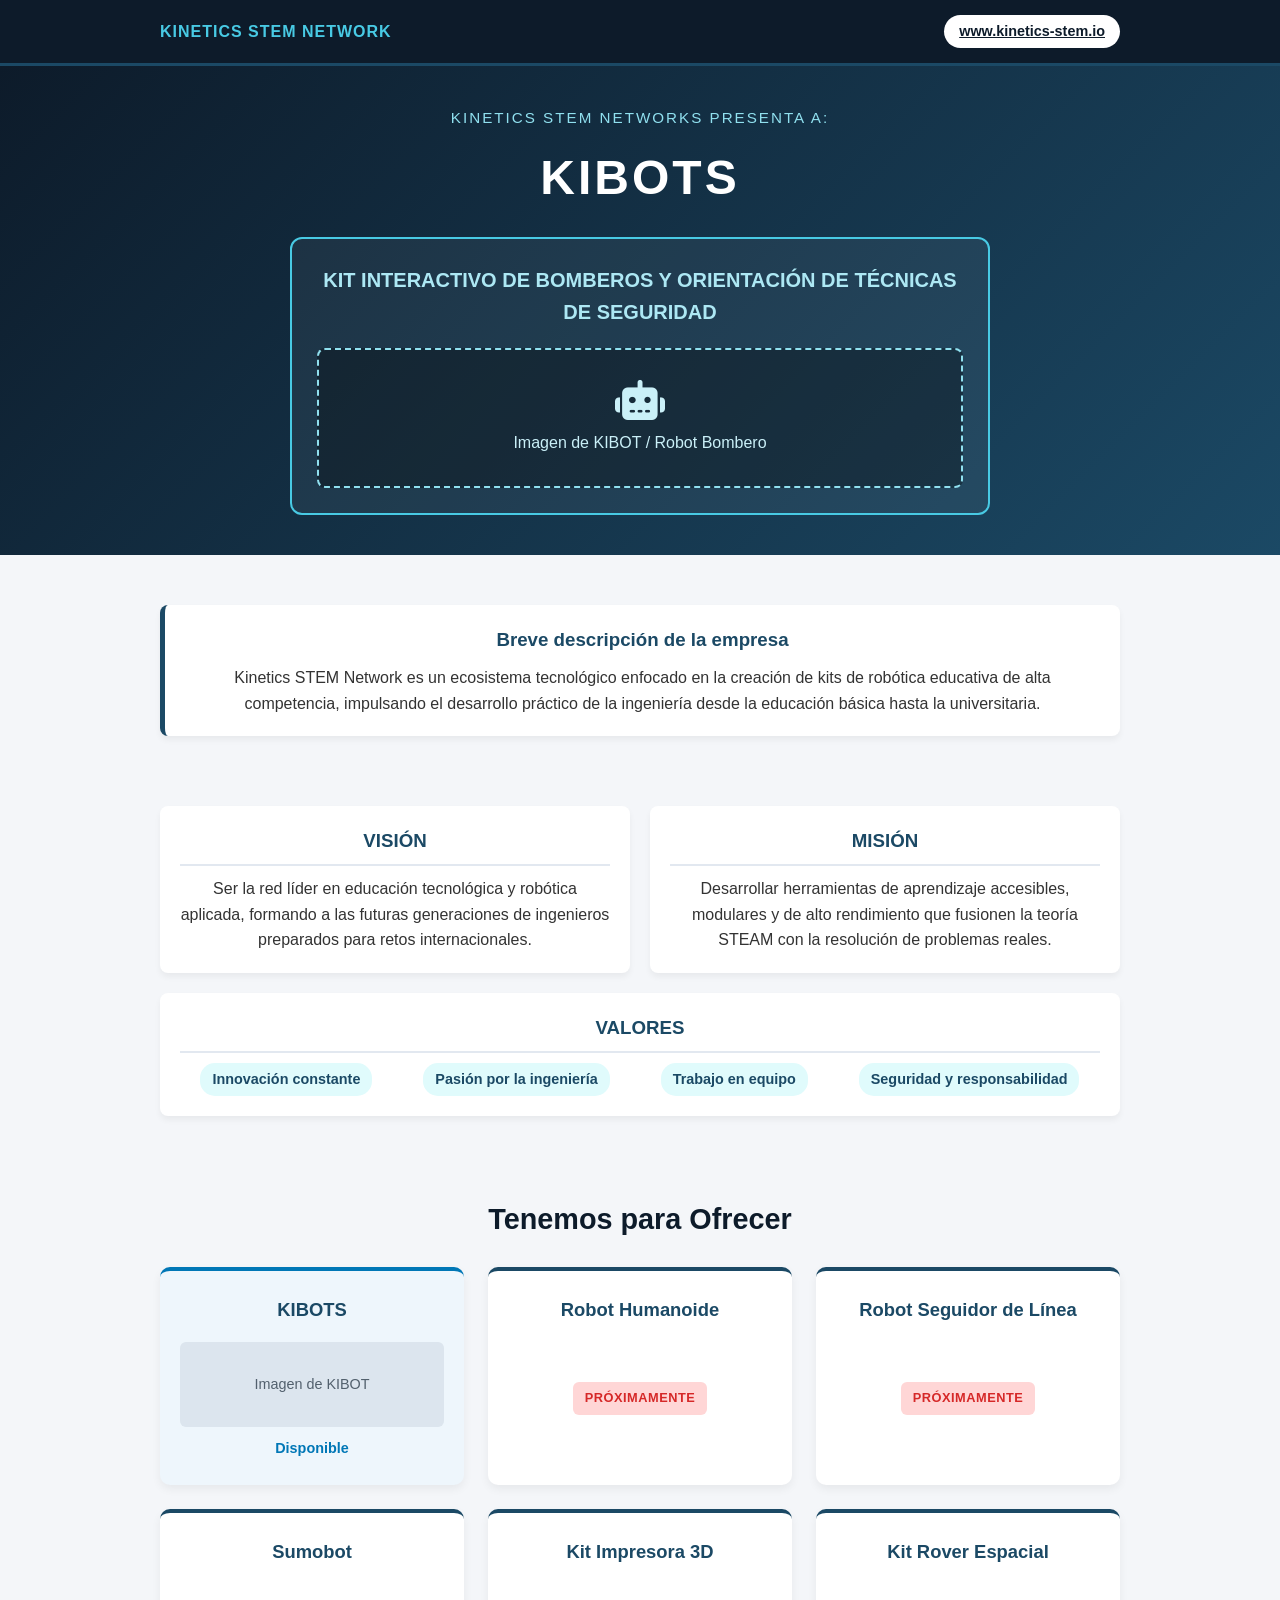
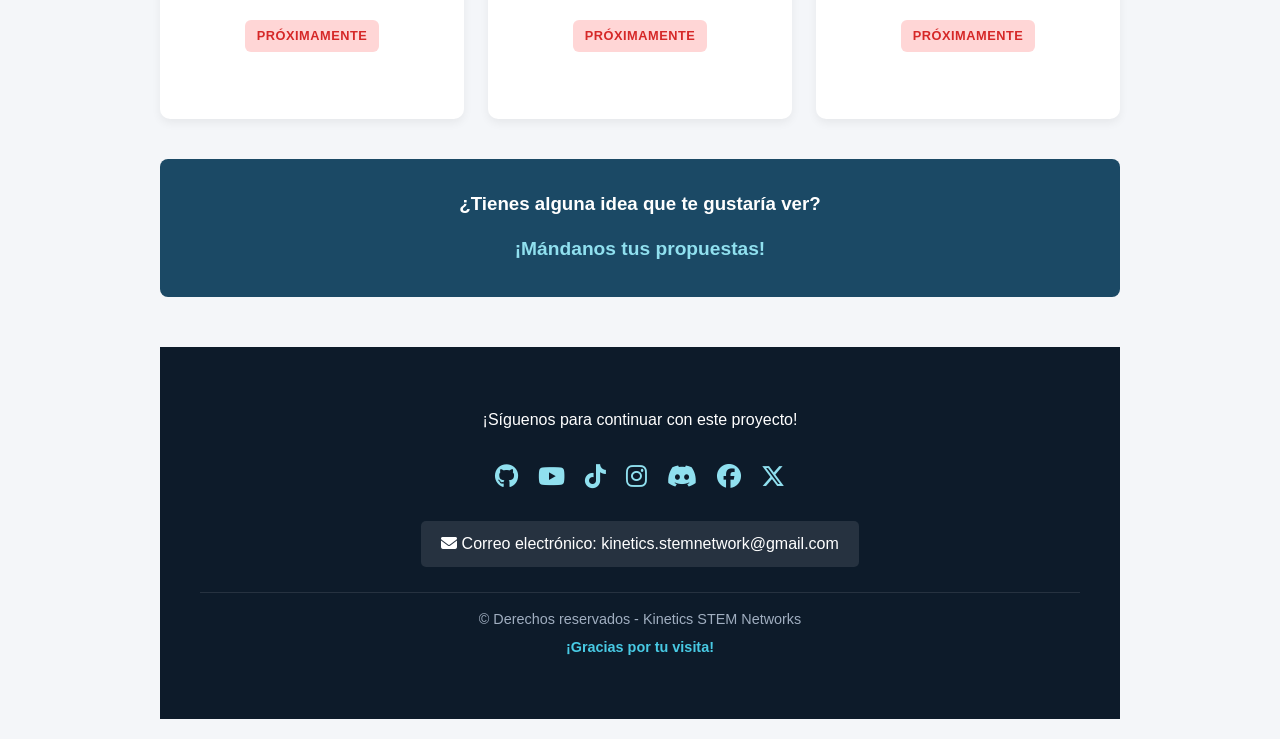
<file: index.html>
<!DOCTYPE html>
<html lang="es">
<head>
    <meta charset="UTF-8">
    <meta name="viewport" content="width=device-width, initial-scale=1.0">
    <title>Kinetics STEM Network - KIBOTS</title>
    <link rel="stylesheet" href="style.css">
    <!-- FontAwesome para iconos de redes sociales -->
    <link rel="stylesheet" href="https://cdnjs.cloudflare.com/ajax/libs/font-awesome/6.6.0/css/all.min.css">
</head>
<body>

    <!-- BARRA DE NAVEGACIÓN -->
    <nav class="navbar">
        <div class="nav-container">
            <div class="logo">KINETICS STEM NETWORK</div>
            <a href="https://kinetics-stem-network.github.io/" class="nav-url">www.kinetics-stem.io</a>
        </div>
    </nav>

<!-- ENCABEZADO PRINCIPAL -->
    <header class="hero">
        <p class="presenta">KINETICS STEM NETWORKS PRESENTA A:</p>
        <h1 class="main-title">KIBOTS</h1>
        <div class="hero-card">
            <h2>KIT INTERACTIVO DE BOMBEROS Y ORIENTACIÓN DE TÉCNICAS DE SEGURIDAD</h2>
            <div class="robot-placeholder">
                <i class="fa-solid fa-robot"></i>
                <span>Imagen de KIBOT / Robot Bombero</span>
            </div>
        </div>
    </header>

    <!-- SECCIÓN DE DESCRIPCIÓN DE LA EMPRESA -->
    <section class="container description-section">
        <div class="box-desc">
            <h3>Breve descripción de la empresa</h3>
            <p>Kinetics STEM Network es un ecosistema tecnológico enfocado en la creación de kits de robótica educativa de alta competencia, impulsando el desarrollo práctico de la ingeniería desde la educación básica hasta la universitaria.</p>
        </div>
    </section>

    <!-- SECCIÓN VISIÓN, MISIÓN Y VALORES -->
    <section class="container mission-vision">
        <div class="mv-grid">
            <div class="mv-box">
                <h3>VISIÓN</h3>
                <p>Ser la red líder en educación tecnológica y robótica aplicada, formando a las futuras generaciones de ingenieros preparados para retos internacionales.</p>
            </div>
            <div class="mv-box">
                <h3>MISIÓN</h3>
                <p>Desarrollar herramientas de aprendizaje accesibles, modulares y de alto rendimiento que fusionen la teoría STEAM con la resolución de problemas reales.</p>
            </div>
        </div>
        <div class="values-box">
            <h3>VALORES</h3>
            <ul>
                <li>Innovación constante</li>
                <li>Pasión por la ingeniería</li>
                <li>Trabajo en equipo</li>
                <li>Seguridad y responsabilidad</li>
            </ul>
        </div>
    </section>

    <!-- SECCIÓN: TENEMOS PARA OFRECER (CATÁLOGO DE KITS) -->
    <section class="container catalog-section">
        <h2>Tenemos para Ofrecer</h2>
<div class="catalog-grid">
    <a href="kibots.html" class="catalog-card featured">
        <h3>KIBOTS</h3>
        <div class="thumb">Imagen de KIBOT</div>
        <p class="status">Disponible</p>
    </a>

    <div class="catalog-card">
        <h3>Robot Humanoide</h3>
        <span class="badge-soon">PRÓXIMAMENTE</span>
    </div>

    <div class="catalog-card">
        <h3>Robot Seguidor de Línea</h3>
        <span class="badge-soon">PRÓXIMAMENTE</span>
    </div>

    <div class="catalog-card">
        <h3>Sumobot</h3>
        <span class="badge-soon">PRÓXIMAMENTE</span>
    </div>

    <div class="catalog-card">
        <h3>Kit Impresora 3D</h3>
        <span class="badge-soon">PRÓXIMAMENTE</span>
    </div>

    <div class="catalog-card">
        <h3>Kit Rover Espacial</h3>
        <span class="badge-soon">PRÓXIMAMENTE</span>
    </div>
</div>

    <!-- SECCIÓN DE INTERACCIÓN -->
    <section class="container feedback-section">
        <h3>¿Tienes alguna idea que te gustaría ver?</h3>
        <a href="https://forms.gle/aLyfknLnVdMzUrv99" target="_blank" rel="noopener noreferrer" class="feedback-cta">
        ¡Mándanos tus propuestas!
        </a>
    </section>
    
    <!-- PIE DE PÁGINA Y CONTACTO -->
    <footer class="footer">
        <div class="container footer-content">
            <p>¡Síguenos para continuar con este proyecto!</p>
            <div class="social-icons">
                <a href="https://kinetics-stem-network.github.io/" target="_blank" rel="noopener noreferrer" aria-label="GitHub"><i class="fa-brands fa-github"></i></a>
                <a href="https://www.youtube.com/@kineticsstemnetwork" target="_blank" rel="noopener noreferrer" aria-label="YouTube"><i class="fa-brands fa-youtube"></i></a>
                <a href="https://www.tiktok.com/@kinetics.stem.net?_r=1&_t=ZS-9BZvAR5Si1N" target="_blank" rel="noopener noreferrer" aria-label="TikTok"><i class="fa-brands fa-tiktok"></i></a>
                <a href="https://www.instagram.com/kinetics.stemnet?bqrl=MW1hcW13aWluMnhhZQ==" target="_blank" rel="noopener noreferrer" aria-label="Instagram"><i class="fa-brands fa-instagram"></i></a>
                <a href="https://discord.gg/WGxm2dA37G" target="_blank" rel="noopener noreferrer" aria-label="Discord"><i class="fa-brands fa-discord"></i></a>
                <a href="https://www.facebook.com/share/1HZfPSzojB/" target="_blank" rel="noopener noreferrer" aria-label="Facebook"><i class="fa-brands fa-facebook"></i></a000>
                <a href="https://x.com/KineticsStemNet" target="_blank" rel="noopener noreferrer" aria-label="X"><i class="fa-brands fa-x-twitter"></i></a>
            </div>
            <div class="email-box">
                <p><i class="fa-solid fa-envelope"></i> Correo electrónico: kinetics.stemnetwork@gmail.com</p>
            </div>
            <div class="rights">
                <p>© Derechos reservados - Kinetics STEM Networks</p>
                <p class="thanks">¡Gracias por tu visita!</p>
            </div>
        </div>
    </footer>

</body>
</html>
</file>
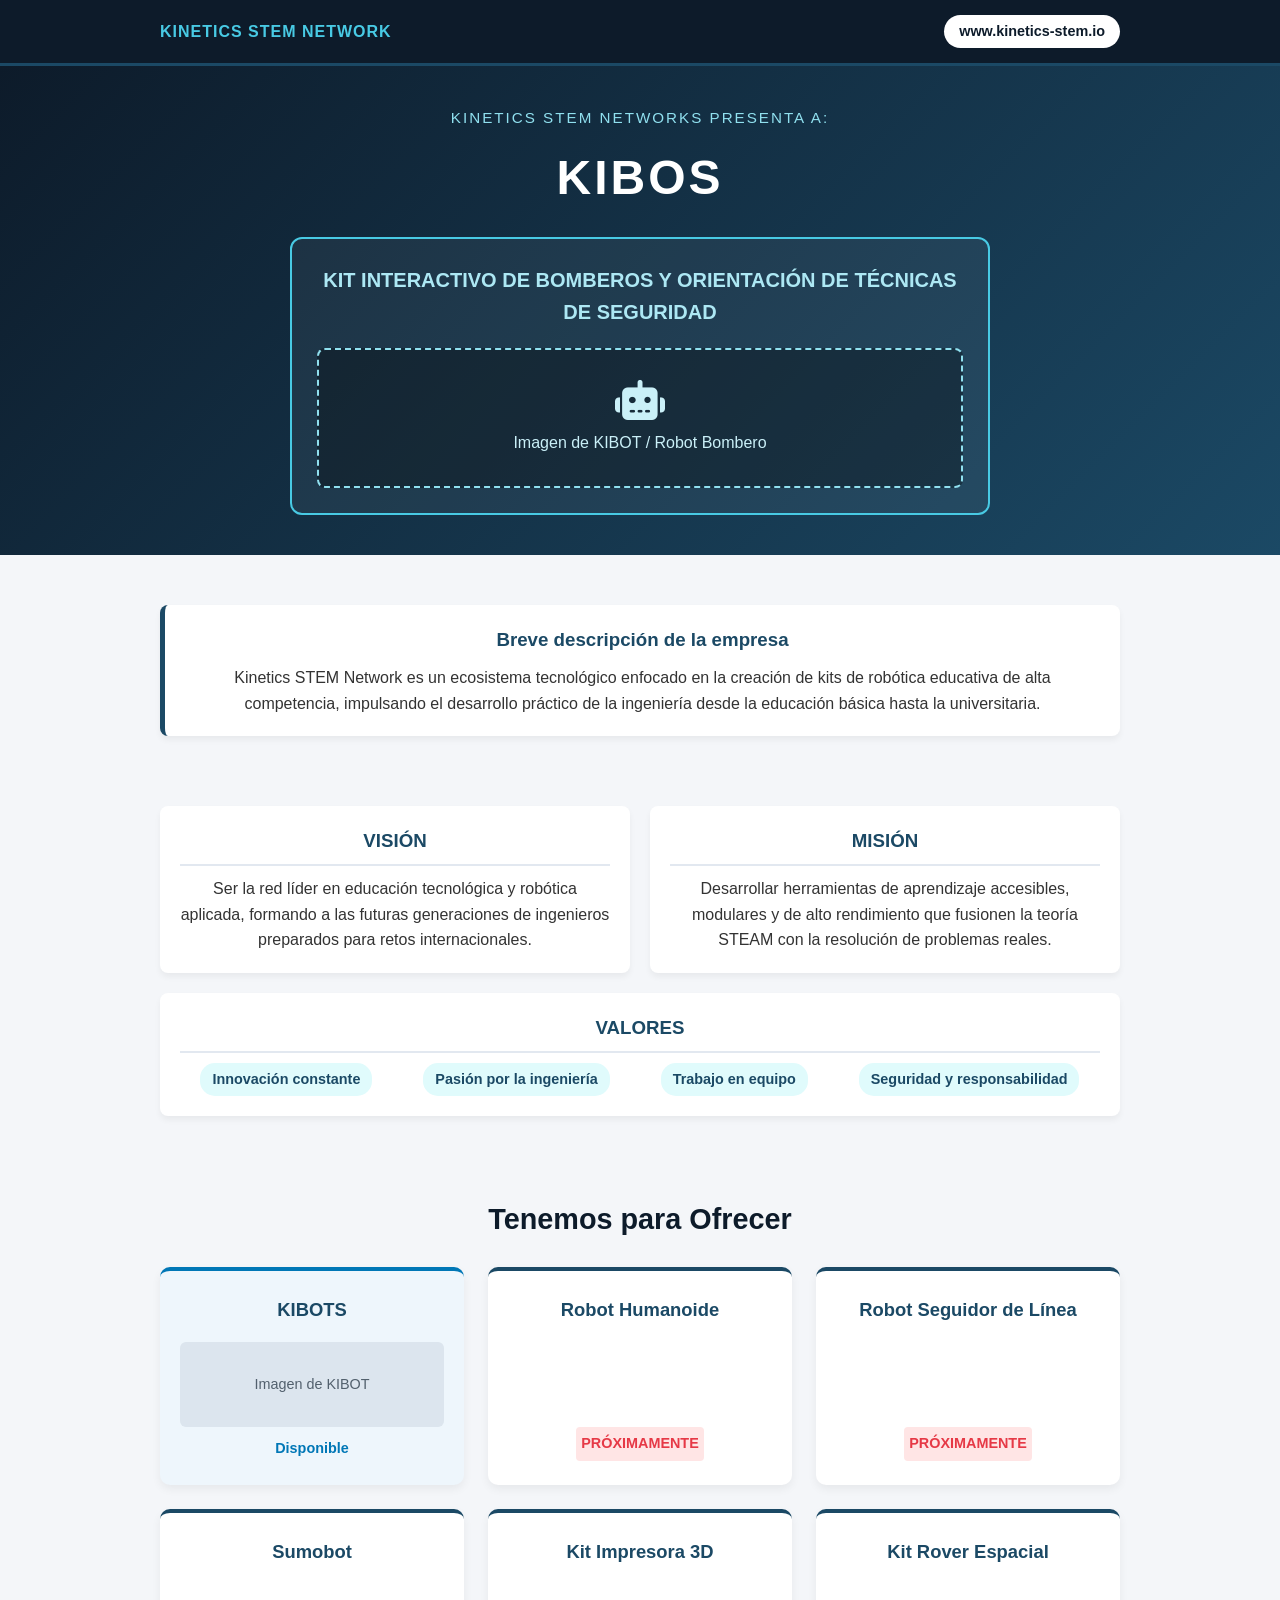
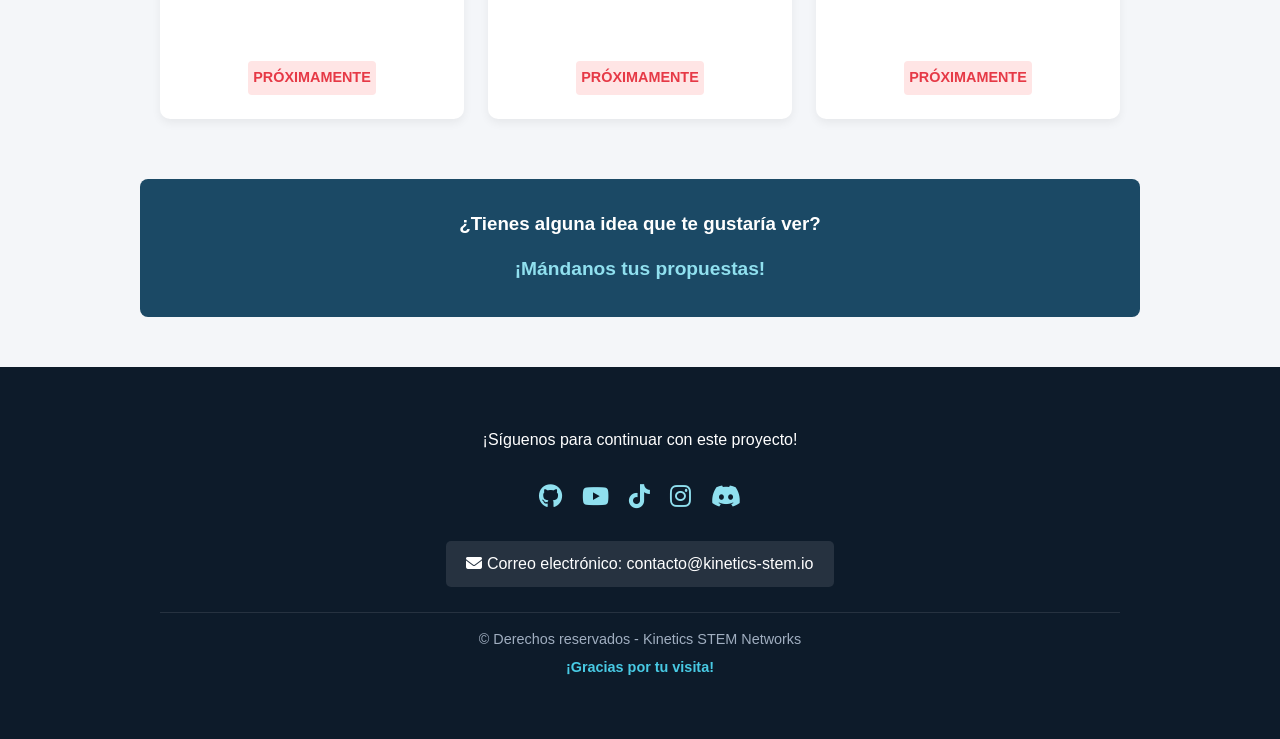
<file: gemini-code-1794162216723.html>
<!DOCTYPE html>
<html lang="es">
<head>
    <meta charset="UTF-8">
    <meta name="viewport" content="width=device-width, initial-scale=1.0">
    <title>Kinetics STEM Network - KIBO Kit</title>
    <link rel="stylesheet" href="style.css">
    <!-- FontAwesome para iconos de redes sociales -->
    <link rel="stylesheet" href="https://cdnjs.cloudflare.com/ajax/libs/font-awesome/6.4.0/css/all.min.css">
</head>
<body>

    <!-- BARRA DE NAVEGACIÓN -->
    <nav class="navbar">
        <div class="nav-container">
            <div class="logo">KINETICS STEM NETWORK</div>
            <div class="nav-url">www.kinetics-stem.io</div>
        </div>
    </nav>

    <!-- ENCABEZADO PRINCIPAL -->
    <header class="hero">
        <p class="presenta">KINETICS STEM NETWORKS PRESENTA A:</p>
        <h1 class="main-title">KIBOS</h1>
        <div class="hero-card">
            <h2>KIT INTERACTIVO DE BOMBEROS Y ORIENTACIÓN DE TÉCNICAS DE SEGURIDAD</h2>
            <div class="robot-placeholder">
                <i class="fa-solid fa-robot"></i>
                <span>Imagen de KIBOT / Robot Bombero</span>
            </div>
        </div>
    </header>

    <!-- SECCIÓN DE DESCRIPCIÓN DE LA EMPRESA -->
    <section class="container description-section">
        <div class="box-desc">
            <h3>Breve descripción de la empresa</h3>
            <p>Kinetics STEM Network es un ecosistema tecnológico enfocado en la creación de kits de robótica educativa de alta competencia, impulsando el desarrollo práctico de la ingeniería desde la educación básica hasta la universitaria.</p>
        </div>
    </section>

    <!-- SECCIÓN VISIÓN, MISIÓN Y VALORES -->
    <section class="container mission-vision">
        <div class="mv-grid">
            <div class="mv-box">
                <h3>VISIÓN</h3>
                <p>Ser la red líder en educación tecnológica y robótica aplicada, formando a las futuras generaciones de ingenieros preparados para retos internacionales.</p>
            </div>
            <div class="mv-box">
                <h3>MISIÓN</h3>
                <p>Desarrollar herramientas de aprendizaje accesibles, modulares y de alto rendimiento que fusionen la teoría STEAM con la resolución de problemas reales.</p>
            </div>
        </div>
        <div class="values-box">
            <h3>VALORES</h3>
            <ul>
                <li>Innovación constante</li>
                <li>Pasión por la ingeniería</li>
                <li>Trabajo en equipo</li>
                <li>Seguridad y responsabilidad</li>
            </ul>
        </div>
    </section>

    <!-- SECCIÓN: TENEMOS PARA OFRECER (CATÁLOGO DE KITS) -->
    <section class="container catalog-section">
        <h2>Tenemos para Ofrecer</h2>
        <div class="catalog-grid">
            <div class="catalog-card featured">
                <h3>KIBOTS</h3>
                <div class="thumb">Imagen de KIBOT</div>
                <p class="status">Disponible</p>
            </div>
            <div class="catalog-card">
                <h3>Robot Humanoide</h3>
                <p class="status-proximamente">PRÓXIMAMENTE</p>
            </div>
            <div class="catalog-card">
                <h3>Robot Seguidor de Línea</h3>
                <p class="status-proximamente">PRÓXIMAMENTE</p>
            </div>
            <div class="catalog-card">
                <h3>Sumobot</h3>
                <p class="status-proximamente">PRÓXIMAMENTE</p>
            </div>
            <div class="catalog-card">
                <h3>Kit Impresora 3D</h3>
                <p class="status-proximamente">PRÓXIMAMENTE</p>
            </div>
            <div class="catalog-card">
                <h3>Kit Rover Espacial</h3>
                <p class="status-proximamente">PRÓXIMAMENTE</p>
            </div>
        </div>
    </section>

    <!-- SECCIÓN DE INTERACCIÓN -->
    <section class="container feedback-section">
        <h3>¿Tienes alguna idea que te gustaría ver?</h3>
        <p class="feedback-cta">¡Mándanos tus propuestas!</p>
    </section>

    <!-- PIE DE PÁGINA Y CONTACTO -->
    <footer class="footer">
        <div class="container footer-content">
            <p>¡Síguenos para continuar con este proyecto!</p>
            <div class="social-icons">
                <a href="#"><i class="fa-brands fa-github"></i></a>
                <a href="#"><i class="fa-brands fa-youtube"></i></a>
                <a href="#"><i class="fa-brands fa-tiktok"></i></a>
                <a href="#"><i class="fa-brands fa-instagram"></i></a>
                <a href="#"><i class="fa-brands fa-discord"></i></a>
            </div>
            <div class="email-box">
                <p><i class="fa-solid fa-envelope"></i> Correo electrónico: contacto@kinetics-stem.io</p>
            </div>
            <div class="rights">
                <p>© Derechos reservados - Kinetics STEM Networks</p>
                <p class="thanks">¡Gracias por tu visita!</p>
            </div>
        </div>
    </footer>

</body>
</html>
</file>
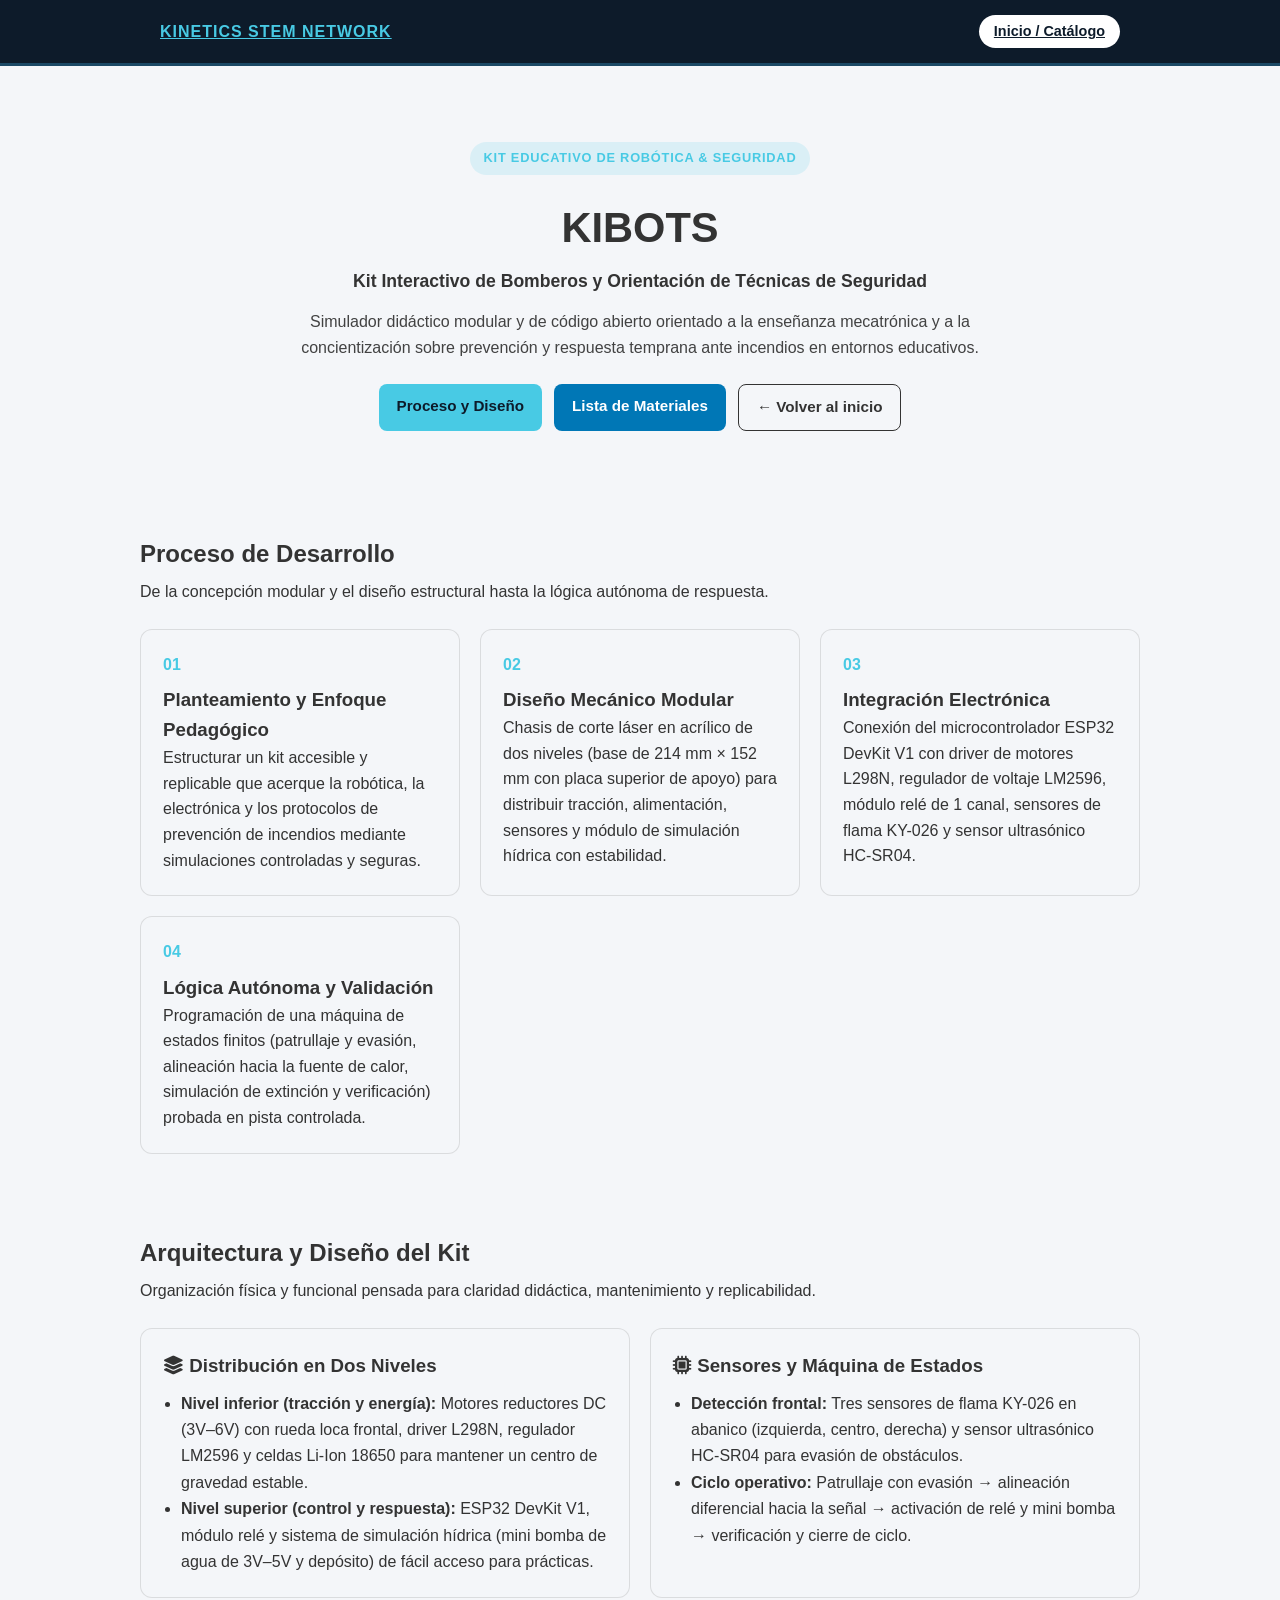
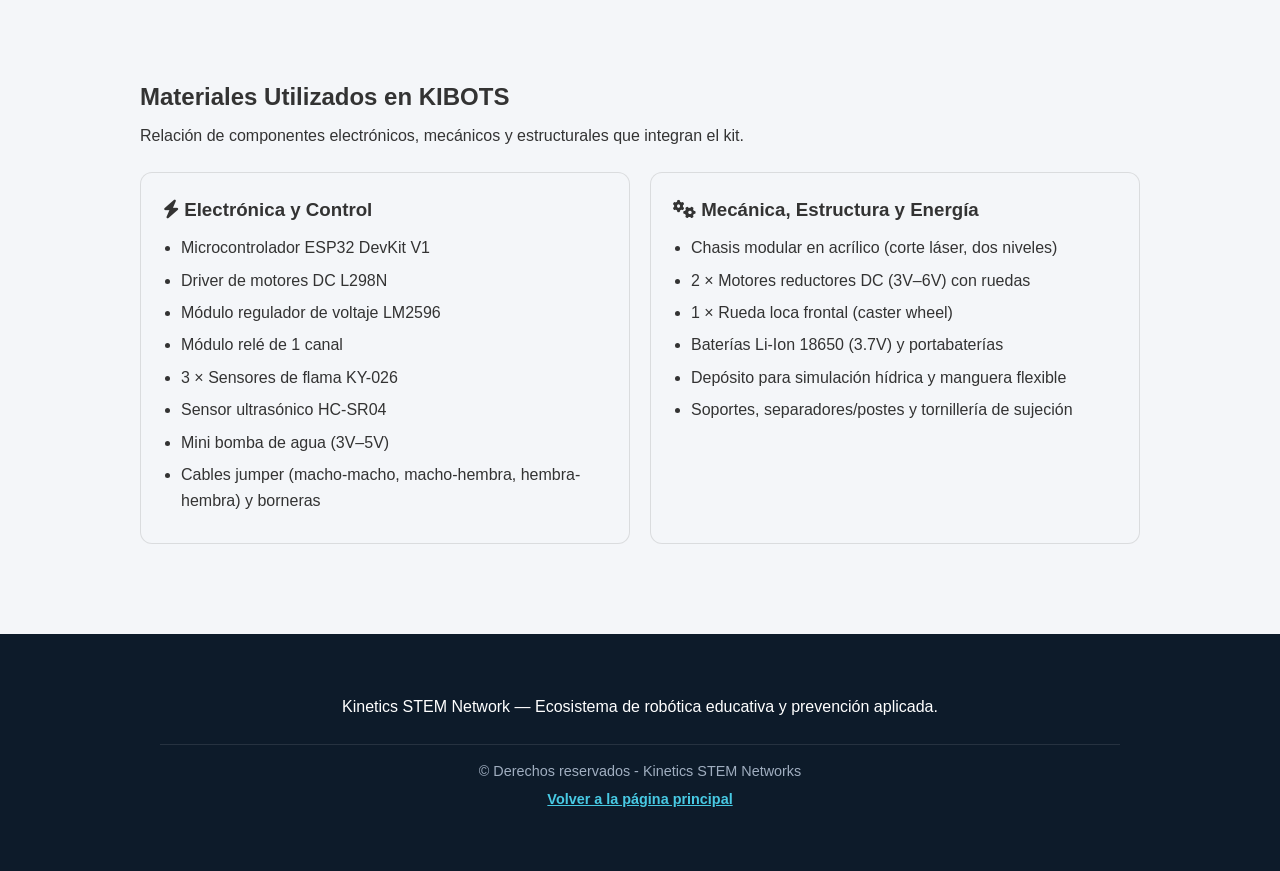
<file: kibots.html>
<!DOCTYPE html>
<html lang="es">
<head>
    <meta charset="UTF-8">
    <meta name="viewport" content="width=device-width, initial-scale=1.0">
    <title>KIBOTS — Kinetics STEM Network</title>
    <link rel="stylesheet" href="style.css">
    <link rel="stylesheet" href="https://cdnjs.cloudflare.com/ajax/libs/font-awesome/6.5.1/css/all.min.css">
</head>
<body class="kibots-page">

    <!-- BARRA DE NAVEGACIÓN -->
    <nav class="navbar">
        <div class="nav-container">
            <a href="index.html" class="logo">KINETICS STEM NETWORK</a>
            <a href="index.html" class="nav-url">Inicio / Catálogo</a>
        </div>
    </nav>

    <!-- ENCABEZADO DEL PROYECTO -->
    <header class="kibots-header">
        <div class="container">
            <span class="badge-tag">KIT EDUCATIVO DE ROBÓTICA &amp; SEGURIDAD</span>
            <h1>KIBOTS</h1>
            <p class="subtitle">Kit Interactivo de Bomberos y Orientación de Técnicas de Seguridad</p>
            <p class="lead-note">
                Simulador didáctico modular y de código abierto orientado a la enseñanza mecatrónica y a la concientización sobre prevención y respuesta temprana ante incendios en entornos educativos.
            </p>
            <div class="header-actions">
                <a href="#proceso" class="btn-primary">Proceso y Diseño</a>
                <a href="#materiales" class="btn-secondary">Lista de Materiales</a>
                <a href="index.html" class="btn-ghost">← Volver al inicio</a>
            </div>
        </div>
    </header>

    <!-- PROCESO DE DESARROLLO -->
    <section id="proceso" class="container section-block">
        <div class="section-head">
            <h2>Proceso de Desarrollo</h2>
            <p>De la concepción modular y el diseño estructural hasta la lógica autónoma de respuesta.</p>
        </div>

        <div class="process-grid">
            <article class="process-step">
                <span class="step-num">01</span>
                <h3>Planteamiento y Enfoque Pedagógico</h3>
                <p>Estructurar un kit accesible y replicable que acerque la robótica, la electrónica y los protocolos de prevención de incendios mediante simulaciones controladas y seguras.</p>
            </article>

            <article class="process-step">
                <span class="step-num">02</span>
                <h3>Diseño Mecánico Modular</h3>
                <p>Chasis de corte láser en acrílico de dos niveles (base de 214 mm × 152 mm con placa superior de apoyo) para distribuir tracción, alimentación, sensores y módulo de simulación hídrica con estabilidad.</p>
            </article>

            <article class="process-step">
                <span class="step-num">03</span>
                <h3>Integración Electrónica</h3>
                <p>Conexión del microcontrolador ESP32 DevKit V1 con driver de motores L298N, regulador de voltaje LM2596, módulo relé de 1 canal, sensores de flama KY-026 y sensor ultrasónico HC-SR04.</p>
            </article>

            <article class="process-step">
                <span class="step-num">04</span>
                <h3>Lógica Autónoma y Validación</h3>
                <p>Programación de una máquina de estados finitos (patrullaje y evasión, alineación hacia la fuente de calor, simulación de extinción y verificación) probada en pista controlada.</p>
            </article>
        </div>
    </section>

    <!-- DISEÑO ARQUITECTÓNICO Y FUNCIONAL -->
    <section id="diseno" class="container section-block">
        <div class="section-head">
            <h2>Arquitectura y Diseño del Kit</h2>
            <p>Organización física y funcional pensada para claridad didáctica, mantenimiento y replicabilidad.</p>
        </div>

        <div class="design-layout">
            <div class="design-card">
                <h3><i class="fa-solid fa-layer-group"></i> Distribución en Dos Niveles</h3>
                <ul>
                    <li><strong>Nivel inferior (tracción y energía):</strong> Motores reductores DC (3V–6V) con rueda loca frontal, driver L298N, regulador LM2596 y celdas Li-Ion 18650 para mantener un centro de gravedad estable.</li>
                    <li><strong>Nivel superior (control y respuesta):</strong> ESP32 DevKit V1, módulo relé y sistema de simulación hídrica (mini bomba de agua de 3V–5V y depósito) de fácil acceso para prácticas.</li>
                </ul>
            </div>

            <div class="design-card">
                <h3><i class="fa-solid fa-microchip"></i> Sensores y Máquina de Estados</h3>
                <ul>
                    <li><strong>Detección frontal:</strong> Tres sensores de flama KY-026 en abanico (izquierda, centro, derecha) y sensor ultrasónico HC-SR04 para evasión de obstáculos.</li>
                    <li><strong>Ciclo operativo:</strong> Patrullaje con evasión → alineación diferencial hacia la señal → activación de relé y mini bomba → verificación y cierre de ciclo.</li>
                </ul>
            </div>
        </div>
    </section>

    <!-- LISTA COMPLETA DE MATERIALES -->
    <section id="materiales" class="container section-block">
        <div class="section-head">
            <h2>Materiales Utilizados en KIBOTS</h2>
            <p>Relación de componentes electrónicos, mecánicos y estructurales que integran el kit.</p>
        </div>

        <div class="materials-grid">
            <div class="material-group">
                <h3><i class="fa-solid fa-bolt"></i> Electrónica y Control</h3>
                <ul class="materials-list">
                    <li><span>Microcontrolador ESP32 DevKit V1</span></li>
                    <li><span>Driver de motores DC L298N</span></li>
                    <li><span>Módulo regulador de voltaje LM2596</span></li>
                    <li><span>Módulo relé de 1 canal</span></li>
                    <li><span>3 × Sensores de flama KY-026</span></li>
                    <li><span>Sensor ultrasónico HC-SR04</span></li>
                    <li><span>Mini bomba de agua (3V–5V)</span></li>
                    <li><span>Cables jumper (macho-macho, macho-hembra, hembra-hembra) y borneras</span></li>
                </ul>
            </div>

            <div class="material-group">
                <h3><i class="fa-solid fa-gears"></i> Mecánica, Estructura y Energía</h3>
                <ul class="materials-list">
                    <li><span>Chasis modular en acrílico (corte láser, dos niveles)</span></li>
                    <li><span>2 × Motores reductores DC (3V–6V) con ruedas</span></li>
                    <li><span>1 × Rueda loca frontal (caster wheel)</span></li>
                    <li><span>Baterías Li-Ion 18650 (3.7V) y portabaterías</span></li>
                    <li><span>Depósito para simulación hídrica y manguera flexible</span></li>
                    <li><span>Soportes, separadores/postes y tornillería de sujeción</span></li>
                </ul>
            </div>
        </div>
    </section>

    <!-- PIE DE PÁGINA -->
    <footer class="footer">
        <div class="container footer-content">
            <p>Kinetics STEM Network — Ecosistema de robótica educativa y prevención aplicada.</p>
            <div class="rights">
                <p>© Derechos reservados - Kinetics STEM Networks</p>
                <p class="thanks"><a href="index.html" class="footer-back-link">Volver a la página principal</a></p>
            </div>
        </div>
    </footer>

</body>
</html>
</file>
<file: style.css>
/* Estilos generales limpios y profesionales estilo ingeniería/competencia */
* {
    margin: 0;
    padding: 0;
    box-sizing: border-box;
    font-family: 'Segoe UI', Tahoma, Geneva, Verdana, sans-serif;
}

body {
    background-color: #f4f6f9;
    color: #333;
    line-height: 1.6;
}

.container {
    max-width: 1000px;
    margin: 0 auto;
    padding: 20px;
}

/* Barra de navegación superior */
.navbar {
    background-color: #0d1b2a;
    color: #ffffff;
    padding: 15px 0;
    border-bottom: 3px solid #1b4965;
}

.nav-container {
    max-width: 1000px;
    margin: 0 auto;
    display: flex;
    justify-content: space-between;
    align-items: center;
    padding: 0 20px;
}

.logo {
    font-weight: bold;
    letter-spacing: 1px;
    color: #48cae4;
}

.nav-url {
    background-color: #ffffff;
    color: #0d1b2a;
    padding: 5px 15px;
    border-radius: 20px;
    font-size: 0.9rem;
    font-weight: bold;
}

/* Encabezado Principal (Hero) */
.hero {
    background: linear-gradient(135deg, #0d1b2a, #1b4965);
    color: white;
    text-align: center;
    padding: 40px 20px;
}

.presenta {
    font-size: 0.95rem;
    letter-spacing: 2px;
    color: #90e0ef;
    margin-bottom: 10px;
}

.main-title {
    font-size: 3rem;
    color: #ffffff;
    margin-bottom: 20px;
    letter-spacing: 3px;
    text-transform: uppercase;
}

.hero-card {
    background: rgba(255, 255, 255, 0.05);
    border: 2px solid #48cae4;
    border-radius: 12px;
    padding: 25px;
    max-width: 700px;
    margin: 0 auto;
}

.hero-card h2 {
    font-size: 1.25rem;
    margin-bottom: 20px;
    color: #ade8f4;
}

.robot-placeholder {
    background-color: rgba(0, 0, 0, 0.3);
    border: 2px dashed #90e0ef;
    border-radius: 8px;
    height: 140px;
    display: flex;
    flex-direction: column;
    justify-content: center;
    align-items: center;
    color: #caf0f8;
    gap: 10px;
}

.robot-placeholder i {
    font-size: 2.5rem;
}

/* Descripción de la empresa */
.description-section {
    margin-top: 30px;
}

.box-desc {
    background: white;
    border-left: 5px solid #1b4965;
    padding: 20px;
    border-radius: 8px;
    box-shadow: 0 4px 6px rgba(0,0,0,0.05);
    text-align: center;
}

.box-desc h3 {
    color: #1b4965;
    margin-bottom: 10px;
}

/* Misión, Visión y Valores */
.mission-vision {
    margin-top: 30px;
}

.mv-grid {
    display: grid;
    grid-template-columns: 1fr 1fr;
    gap: 20px;
    margin-bottom: 20px;
}

.mv-box, .values-box {
    background: white;
    padding: 20px;
    border-radius: 8px;
    box-shadow: 0 4px 6px rgba(0,0,0,0.05);
    text-align: center;
}

.mv-box h3, .values-box h3 {
    color: #1b4965;
    margin-bottom: 10px;
    border-bottom: 2px solid #e2e8f0;
    padding-bottom: 8px;
}

.values-box ul {
    list-style: none;
    display: flex;
    justify-content: space-around;
    flex-wrap: wrap;
    gap: 10px;
    margin-top: 10px;
}

.values-box li {
    background: #e0fbfc;
    color: #1b4965;
    padding: 5px 12px;
    border-radius: 15px;
    font-size: 0.9rem;
    font-weight: 600;
}

/* Catálogo: Tenemos para ofrecer */
.catalog-section {
    margin-top: 40px;
    text-align: center;
}

.catalog-section h2 {
    color: #0d1b2a;
    margin-bottom: 25px;
    font-size: 1.8rem;
}

/* Enlaces sin subrayado en tarjetas y hero */
.hero-card-link,
.card-link {
    display: block;
    text-decoration: none;
    color: inherit;
    height: 100%;
}

/* Mismo tamaño en todos los recuadros de proyectos */
.catalog-grid {
    display: grid;
    grid-template-columns: repeat(3, 1fr);
    gap: 24px;
    align-items: stretch;
}

.catalog-card {
    display: flex;
    flex-direction: column;
    justify-content: space-between;
    align-items: center;
    text-align: center;
    background: #ffffff;
    border-radius: 10px;
    padding: 24px 20px;
    min-height: 210px;
    box-shadow: 0 4px 10px rgba(0, 0, 0, 0.06);
    border-top: 4px solid #1b4965;
    text-decoration: none;
    color: inherit;
    box-sizing: border-box;
    transition: transform 0.2s ease;
}

.catalog-card:hover {
    transform: translateY(-4px);
}

.catalog-card.featured {
    border-top-color: #0077b6;
    background: #eef6fc;
}

.catalog-card h3 {
    color: #1b4965;
    margin: 0 0 12px 0;
    font-size: 1.15rem;
}

.catalog-card .thumb {
    width: 100%;
    height: 85px;
    background: #dce5ee;
    border-radius: 6px;
    display: flex;
    align-items: center;
    justify-content: center;
    color: #52606d;
    font-size: 0.9rem;
    margin: 6px 0 10px 0;
}

.catalog-card .status {
    margin: 0;
    font-weight: 700;
    color: #0077b6;
}

.catalog-card .badge-soon {
    margin: auto 0;
    display: inline-block;
    background: #ffd6d6;
    color: #d62828;
    font-weight: 700;
    font-size: 0.8rem;
    padding: 6px 12px;
    border-radius: 6px;
    letter-spacing: 0.04em;
}

@media (max-width: 850px) {
    .catalog-grid {
        grid-template-columns: 1fr;
    }
}

/* Estilos para la página dedicada kibots.html */
.kibots-header {
    padding: 56px 0 44px;
    text-align: center;
}

.kibots-header .badge-tag {
    display: inline-block;
    padding: 6px 14px;
    border-radius: 999px;
    font-size: 0.8rem;
    font-weight: bold;
    letter-spacing: 0.06em;
    background-color: rgba(72, 202, 228, 0.15);
    color: #48cae4;
    margin-bottom: 14px;
}

.kibots-header h1 {
    font-size: 2.6rem;
    margin: 6px 0;
}

.kibots-header .subtitle {
    font-size: 1.1rem;
    font-weight: 600;
    margin-bottom: 14px;
}

.kibots-header .lead-note {
    max-width: 720px;
    margin: 0 auto 24px;
    line-height: 1.6;
    opacity: 0.92;
}

.header-actions {
    display: flex;
    flex-wrap: wrap;
    gap: 12px;
    justify-content: center;
}

.btn-primary,
.btn-secondary,
.btn-ghost {
    padding: 10px 18px;
    border-radius: 8px;
    text-decoration: none;
    font-weight: 600;
    font-size: 0.95rem;
    transition: transform 0.2s, opacity 0.2s, background-color 0.2s;
}

.btn-primary {
    background-color: #48cae4;
    color: #0d1b2a;
}

.btn-secondary {
    background-color: #0077b6;
    color: #ffffff;
}

.btn-ghost {
    border: 1px solid currentColor;
    color: inherit;
}

.btn-primary:hover,
.btn-secondary:hover,
.btn-ghost:hover {
    transform: translateY(-2px);
    opacity: 0.95;
}

.section-block {
    padding: 40px 0;
}

.section-head {
    margin-bottom: 24px;
}

.section-head h2 {
    margin-bottom: 6px;
}

.process-grid,
.design-layout,
.materials-grid {
    display: grid;
    grid-template-columns: repeat(auto-fit, minmax(260px, 1fr));
    gap: 20px;
}

.process-step,
.design-card,
.material-group {
    padding: 22px;
    border-radius: 12px;
    border: 1px solid rgba(128, 128, 128, 0.22);
    background-color: rgba(255, 255, 255, 0.03);
}

.step-num {
    display: inline-block;
    font-weight: 700;
    color: #48cae4;
    margin-bottom: 8px;
}

.design-card ul,
.materials-list {
    padding-left: 18px;
    margin: 10px 0 0;
    line-height: 1.65;
}

.materials-list li {
    margin-bottom: 6px;
}

.footer-back-link {
    color: inherit;
    text-decoration: underline;
}

.status {
    color: #028090;
    font-weight: bold;
    font-size: 0.9rem;
}

.status-proximamente {
    color: #e63946;
    font-weight: bold;
    font-size: 0.9rem;
    background: #ffe5e5;
    padding: 5px;
    border-radius: 4px;
    display: inline-block;
}

/* Sección de interacción / propuesta */
.feedback-section {
    margin-top: 40px;
    background: #1b4965;
    color: white;
    text-align: center;
    padding: 30px;
    border-radius: 8px;
}

.feedback-section h3 {
    margin-bottom: 10px;
}

.feedback-cta {
    display: inline-block;
    font-size: 1.2rem;
    color: #90e0ef;
    font-weight: bold;
    text-decoration: none;
    margin-top: 6px;
    border-bottom: 2px solid transparent;
    transition: color 0.2s, border-color 0.2s, transform 0.2s;
}

.feedback-cta:hover {
    color: #ffffff;
    border-bottom-color: #48cae4;
    transform: translateY(-2px);
}

/* Pie de página */
.footer {
    background-color: #0d1b2a;
    color: white;
    text-align: center;
    padding: 40px 20px;
    margin-top: 50px;
}

.footer-content {
    display: flex;
    flex-direction: column;
    align-items: center;
    gap: 15px;
}

.social-icons {
    display: flex;
    gap: 20px;
    font-size: 1.5rem;
    margin: 10px 0;
}

.social-icons a {
    color: #90e0ef;
    transition: color 0.2s;
}

.social-icons a:hover {
    color: #ffffff;
}

.email-box {
    background: rgba(255, 255, 255, 0.1);
    padding: 10px 20px;
    border-radius: 5px;
}

.rights {
    font-size: 0.9rem;
    color: #a0aec0;
    border-top: 1px solid rgba(255, 255, 255, 0.1);
    width: 100%;
    padding-top: 15px;
    margin-top: 10px;
}

.thanks {
    color: #48cae4;
    font-weight: bold;
    margin-top: 5px;
}

/* Adaptabilidad para celulares */
@media (max-width: 768px) {
    .mv-grid {
        grid-template-columns: 1fr;
    }
}
</file>
